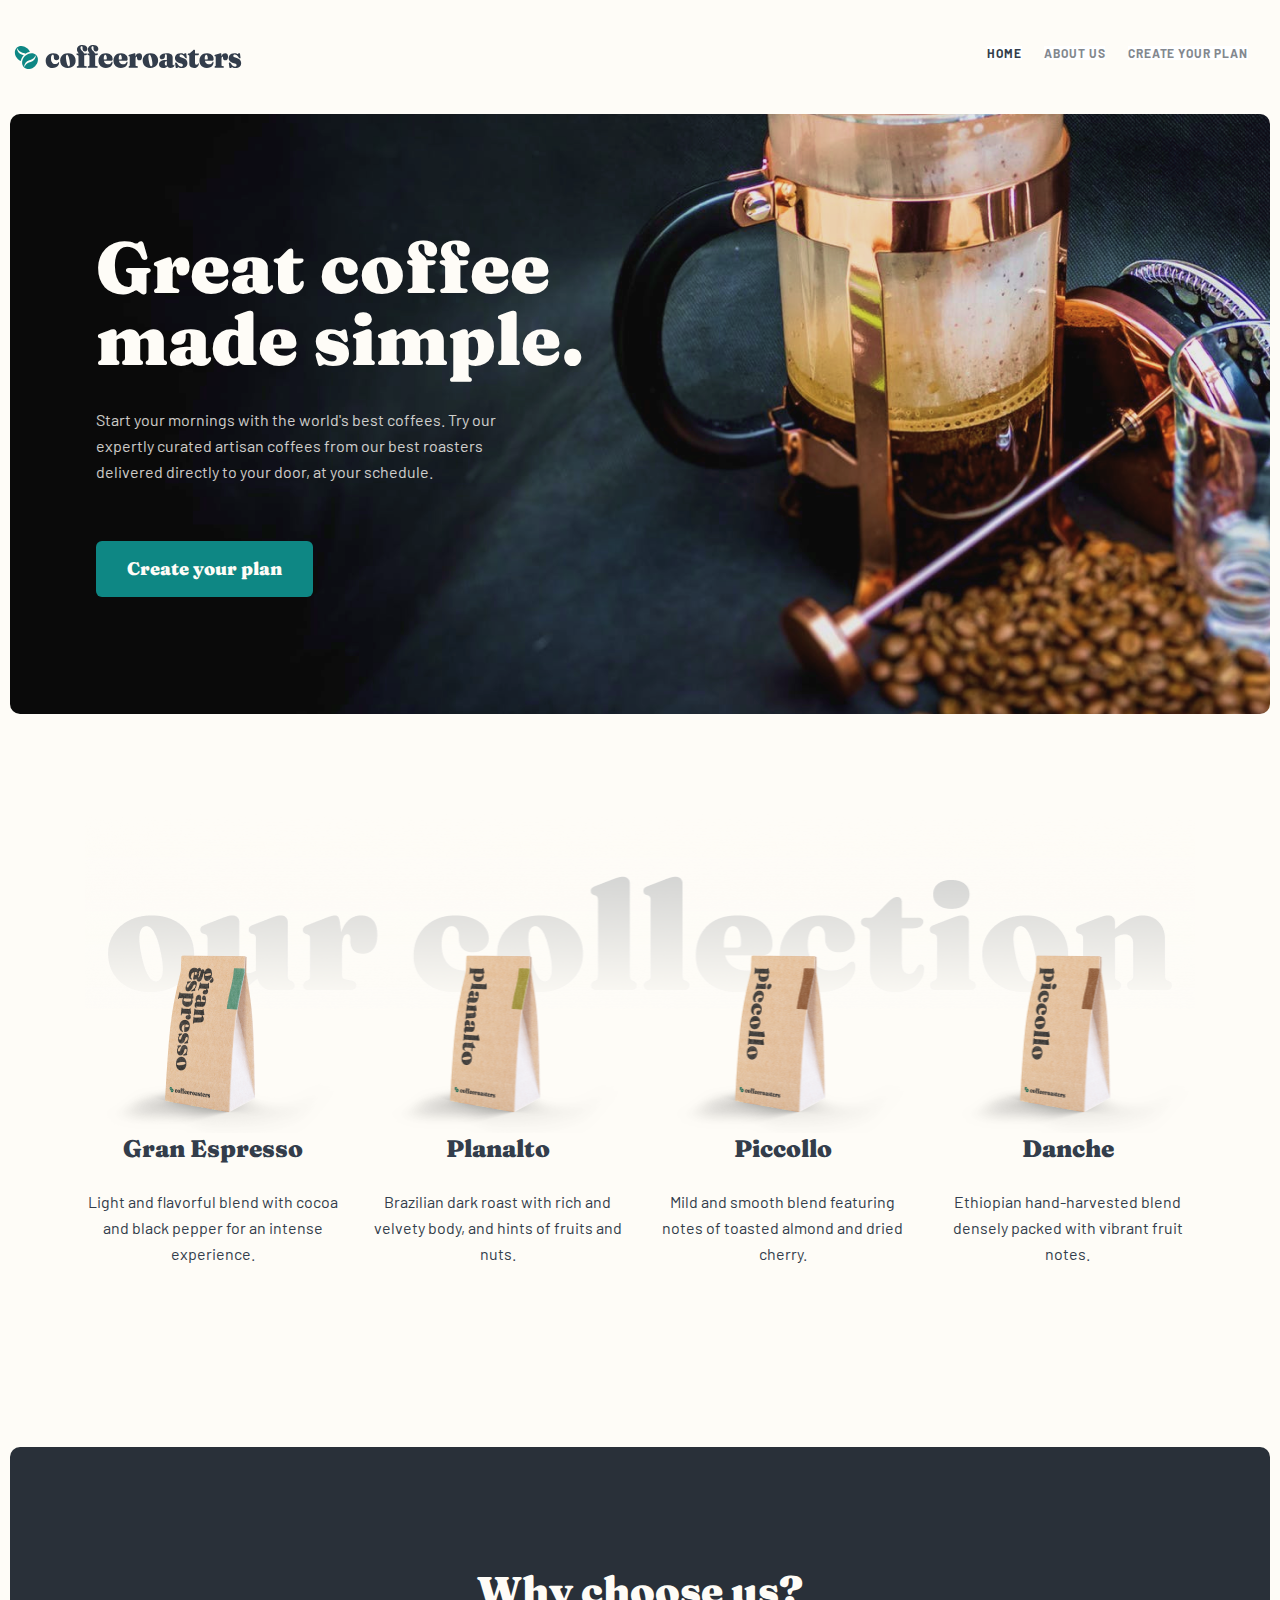
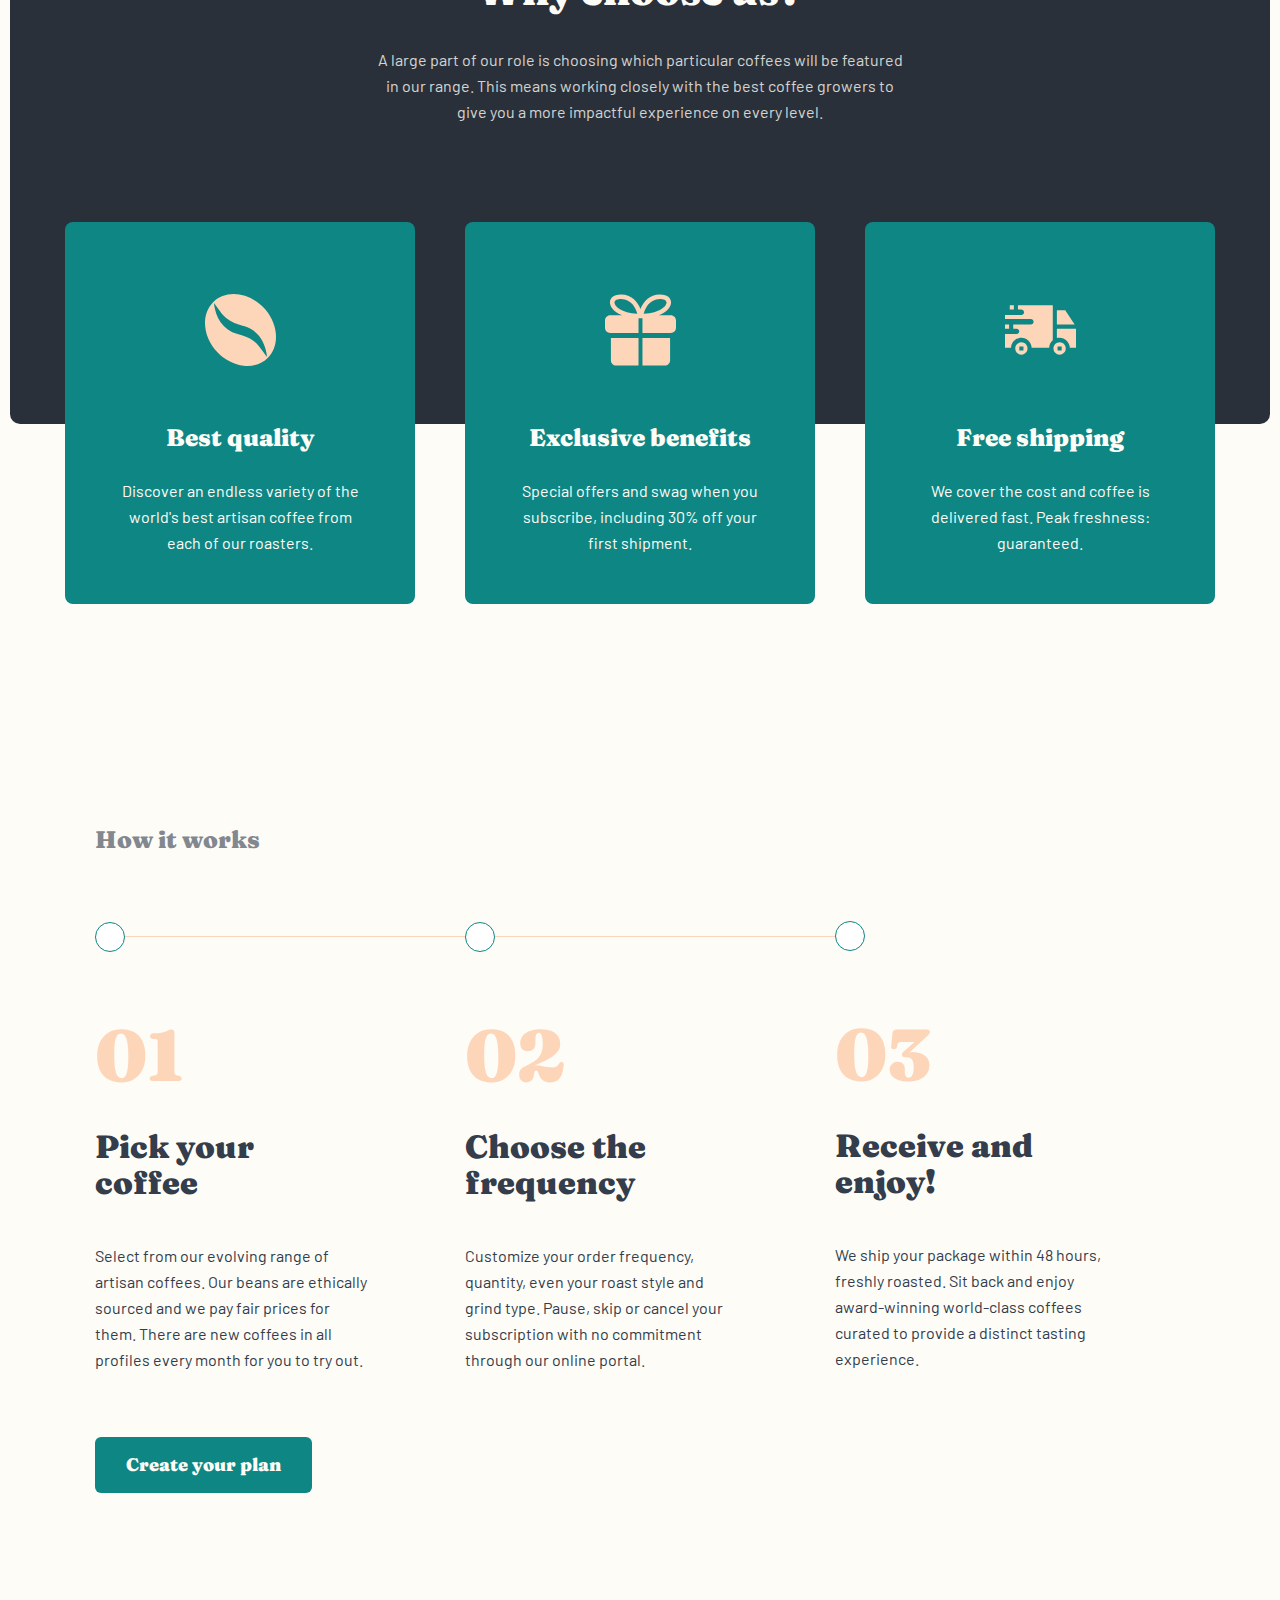
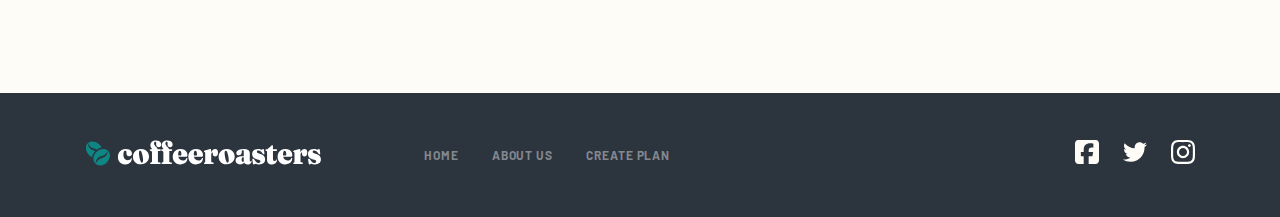
<file: index.html>
<!DOCTYPE html>
<html lang="en">
<head>
    <meta charset="UTF-8">
    <meta name="viewport" content="width=device-width, initial-scale=1.0">
    <!-- <link rel="stylesheet" href="./css/style.css"> -->
    <link rel="stylesheet" href="./css/main.css">
    <title>Coffee Home</title>
</head>
<body>
    <header class="header ">
        <div class="container  header__container">
            <img src="./images/header-logo.svg" alt="the logo of coffee" width="236" height="26" >
            
            <button class="header__burger">
                <img class="menu__on"  src="./images/burger-btn.svg" alt="this is burger btn" width="16" height="15">
                <img class="menu__off"  src="./images/close-btn.svg" alt="this is burger btn" width="16" height="15">
            </button>
            
            <ul class="header__list">
                <li class="header__item">
                    <a class="header--active" href="#">Home</a>
                </li>
                
                <li class="header__item">
                    <a href="./about.html">About Us</a>
                </li>
                
                <li class="header__item">
                    <a href="./create_plan.html">Create your plan</a>
                </li>
                <span></span>
            </ul>
        </div>
    </header>  
    
    <main class="main">
        <section class="hero">
            <h1 class="visually-hidden">This is coffee site</h1>
            <div class="container">
                <div class="hero__container">
                    <h2 class="hero__heading">
                        Great coffee made simple.
                    </h2>
                    
                    <p class="hero__paragraph">
                        Start your mornings with the world's best coffees. Try our expertly curated artisan coffees from our best roasters delivered directly to your door, at your schedule.
                    </p>
                    
                    <a class="hero__link link" href="create_plan.html">Create your plan</a>
                </div>
            </div>
        </section>    
        
        <section class="collection">
            <div class="container collection__container">
                <ul class="collection__list">
                    <li class="collection__list--back"></li>
                    <li class="collection__item">
                        <img class="collection__item-img" src="./images/collection-img1.png" alt="coffee container"  height='193'>
                        
                        <div>
                            <h3 class="collection__item-heading">Gran Espresso</h3>
                            <p class="collection__item-paragraph">
                                Light and flavorful blend with cocoa and black pepper for an intense experience.
                            </p>
                        </div>
                    </li>
                    
                    <li class="collection__item">
                        <img class="collection__item-img" src="./images/collection-img2.png" alt="coffee container"  height='193'>
                        
                        <div>
                            <h3 class="collection__item-heading">Planalto</h3>
                            <p class="collection__item-paragraph">
                                Brazilian dark roast with rich and velvety body, and hints of fruits and nuts.
                            </p>
                        </div>
                    </li>                     
                    
                    <li class="collection__item">
                        <img class="collection__item-img" src="./images/collection-img3.png" alt="coffee container"  height='193'>
                        
                        <div>
                            <h3 class="collection__item-heading">Piccollo</h3>
                            <p class="collection__item-paragraph">
                                Mild and smooth blend featuring notes of toasted almond and dried cherry.
                            </p>
                        </div>
                    </li>
                    
                    <li class="collection__item">
                        <img class="collection__item-img" src="./images/collection-img4.png" alt="coffee container"  height='193'>
                        
                        <div>
                            <h3 class="collection__item-heading">Danche</h3>
                            <p class="collection__item-paragraph">
                                Ethiopian hand-harvested blend densely packed with vibrant fruit notes.
                            </p>
                        </div>
                    </li>
                    
                </ul>
            </div>
        </section>  
        
        
        <section class="choose-us">
            <div class="container choose-us__container">
                <div class="choose-us__top-wrapper">
                    <h2 class="choose-us__heading">
                        Why choose us?
                    </h2>
                    
                    <p class="choose-us__paragraph">
                        A large part of our role is choosing which particular coffees will be featured 
                        in our range. This means working closely with the best coffee growers to give 
                        you a more impactful experience on every level.
                    </p>
                </div>
                
                <ul class="choose-us__bottom-list">
                    <li class="choose-us__bottom-item">
                        <img class="bottom-item__img"  src="./images/choose-us-item-img1.svg" alt="image off coffee" width="72" height="72">
                        
                        <div>
                            <h3 class="bottom-item__heading">
                                Best quality
                            </h3>
                            <p class="bottom-item__paragraph">
                                Discover an endless variety of the world's best artisan coffee from each of our roasters.
                            </p>
                        </div>
                    </li>
                    
                    <li class="choose-us__bottom-item">
                        <img class="bottom-item__img"  src="./images/choose-us-item-img2.svg" alt="image off coffee" width="72" height="72">
                        
                        <div>
                            <h3 class="bottom-item__heading">
                                Exclusive benefits
                            </h3>
                            <p class="bottom-item__paragraph">
                                Special offers and swag when you subscribe, including 30% off your first shipment.
                            </p>
                        </div>
                    </li>
                    
                    <li class="choose-us__bottom-item">
                        <img class="bottom-item__img"  src="./images/choose-us-item-img3.svg" alt="image off coffee" width="72" height="72">
                        
                        <div>
                            <h3 class="bottom-item__heading">
                                Free shipping
                            </h3>
                            <p class="bottom-item__paragraph">
                                We cover the cost and coffee is delivered fast. Peak freshness: guaranteed.
                            </p>
                        </div>
                    </li>
                </ul>
            </div>
        </section>   
        
        <section class="how-it-works">
            <div class="container how-it-works__container">
                <h2 class="how-it-works__heading">How it works</h2>
                <ul class="how-it-works__list">
                    <li class="how-it-works__item">
                        <div class="item__round"></div>
                        
                        <div class="item__number">01</div>
                        
                        <h3 class="item__heading">
                            Pick your coffee
                        </h3>
                        
                        <p class="item__paragraph">
                            Select from our evolving range of artisan coffees. Our beans are ethically sourced and we pay fair prices for them. There are new coffees in all profiles every month for you to try out.
                        </p>
                    </li>
                    
                    <li class="how-it-works__item">
                        <div class="item__round"></div>
                        
                        <div class="item__number">02</div>
                        
                        <h3 class="item__heading">
                            Choose the frequency
                        </h3>
                        
                        <p class="item__paragraph">
                            Customize your order frequency, quantity, even your roast style and grind type. Pause, skip or cancel your subscription with no commitment through our online portal.
                        </p>
                    </li>
                    
                    <li class="how-it-works__item">
                        <div class="item__round"></div>
                        
                        <div class="item__number">03</div>
                        
                        <h3 class="item__heading">
                            Receive and enjoy!
                        </h3>
                        
                        <p class="item__paragraph">
                            We ship your package within 48 hours, freshly roasted. Sit back and enjoy award-winning world-class coffees curated to provide a distinct tasting experience.
                        </p>
                    </li>
                    
                </ul>
                <a href="create_plan.html" class="how-it-works__link link">Create your plan</a>
            </div>
        </section>   
    </main>
    
    <footer class="footer">
        <div class="container footer__container">
            <div class="footer__left-side">
                <a href="#">
                    <img class="footer__logo" src="./images/footer-logo.svg" alt="header logo" width="236" height="26">
                </a>
                <ul class="footer__list">
                    <li class="footer__item"><a href="#">home</a></li>
                    <li class="footer__item"><a href="about.html">about us</a></li>
                    <li class="footer__item"><a href="create_plan.html">create plan</a></li>
                </ul>
            </div>
            <div class="footer__right-side">
                <div class="img"></div>
                <div class="img"></div>
                <div class="img"></div>
            </div>
        </div>
    </footer> 
    
    <script src="./js/mobile_menu.js"></script>
</body> 
</html>
</file>
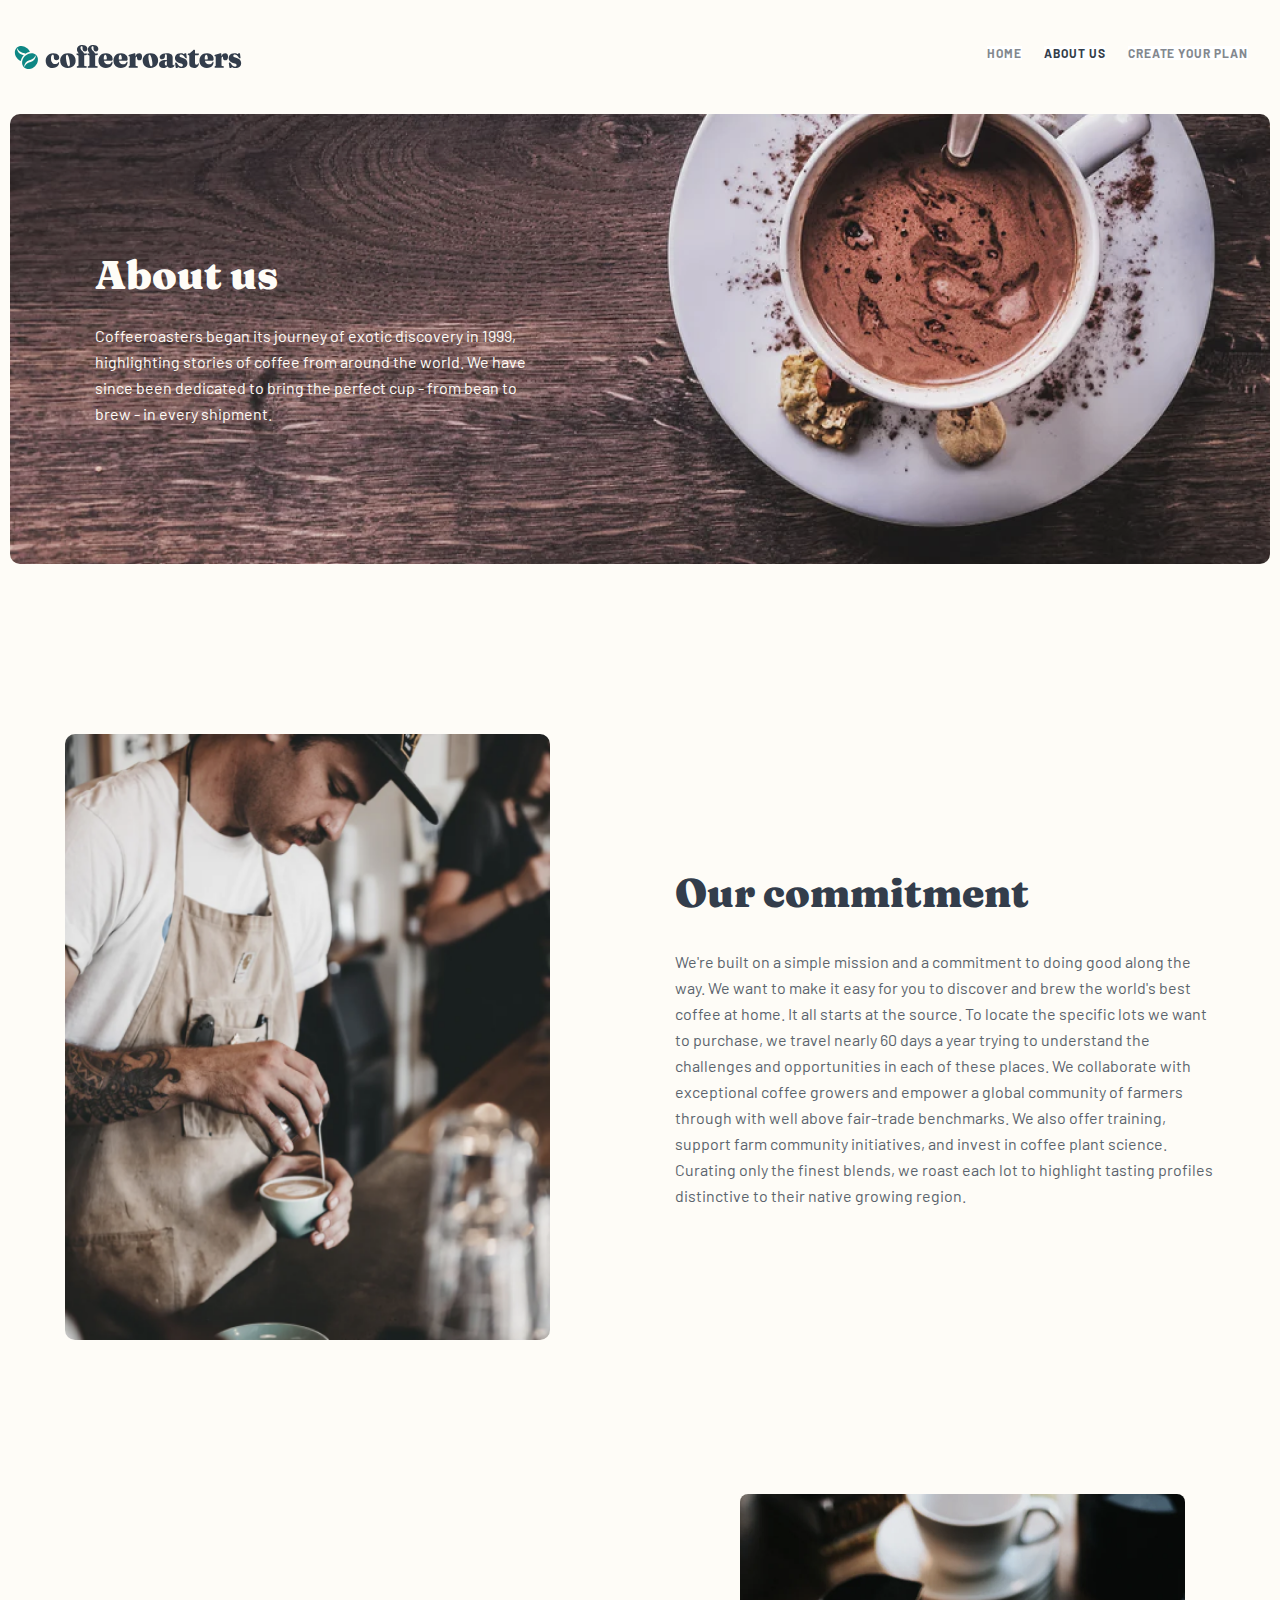
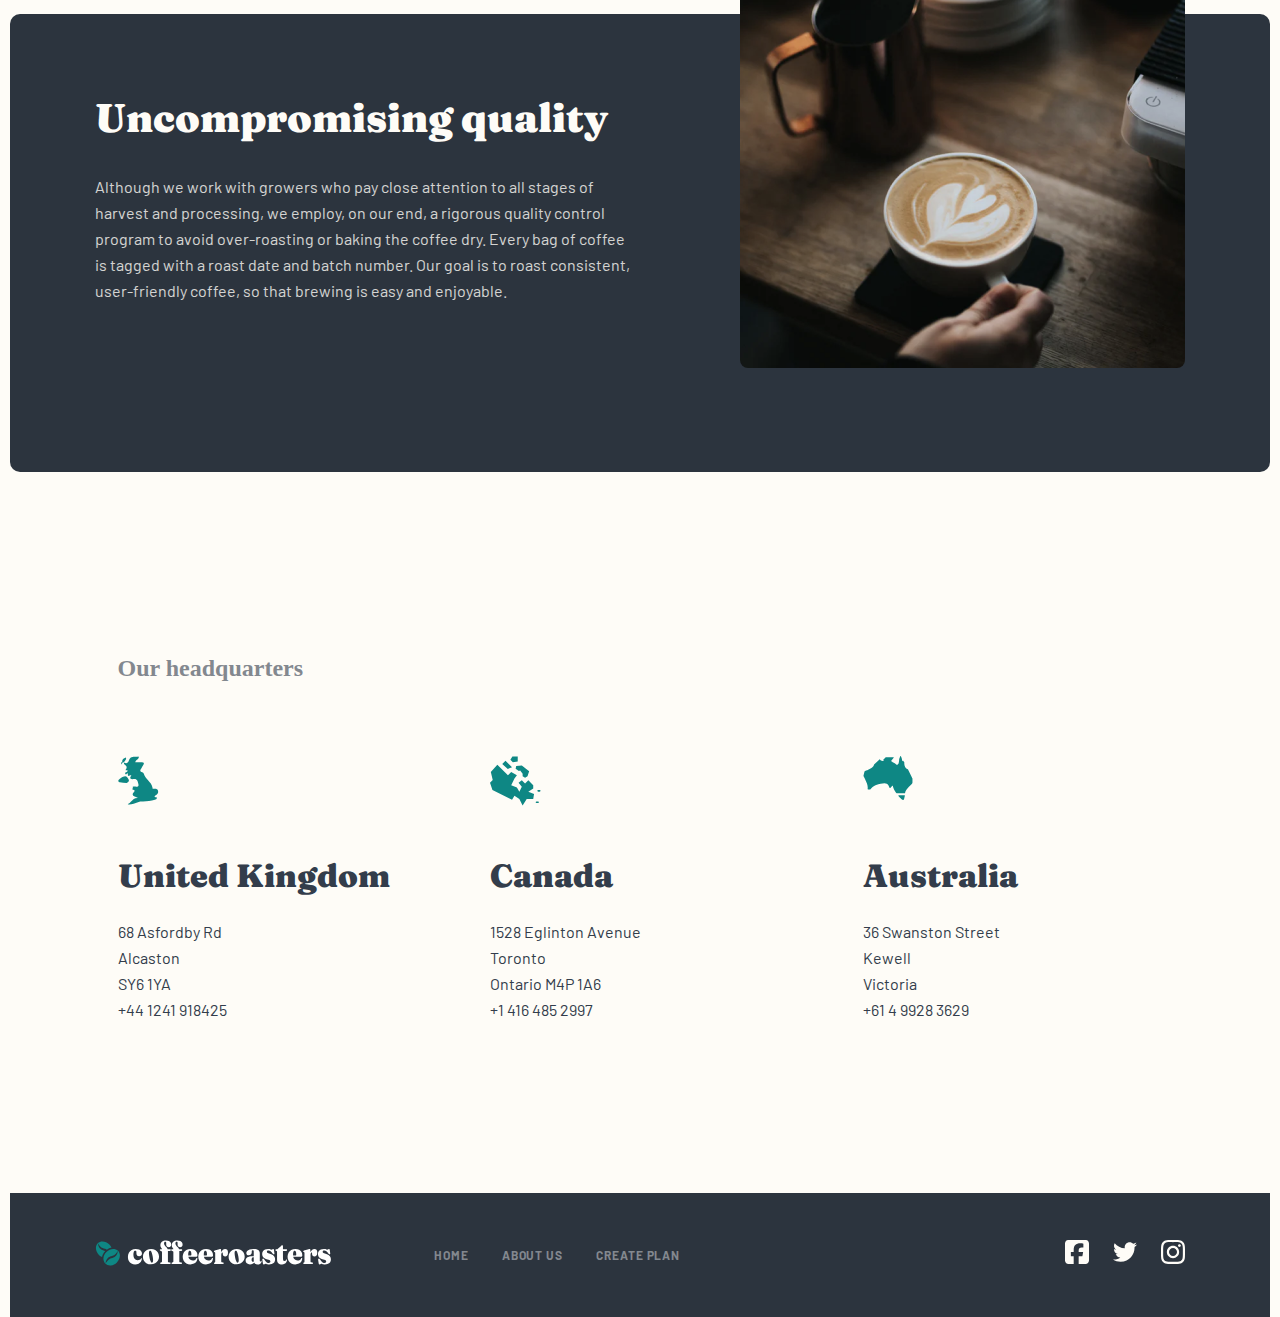
<file: about.html>
<!DOCTYPE html>
<html lang="en">
<head>
    <meta charset="UTF-8">
    <meta name="viewport" content="width=device-width, initial-scale=1.0">
    <link rel="stylesheet" href="./css/main.css">
    <title>Coffe About</title>
</head>
<body>
     <header class="header ">
        <div class="container  header__container">
                <img src="./images/header-logo.svg" alt="the logo of coffee" width="236" height="26" >
            
                <button class="header__burger">
                    <img class="menu__on"  src="./images/burger-btn.svg" alt="this is burger btn" width="16" height="15">
                    <img class="menu__off"  src="./images/close-btn.svg" alt="this is burger btn" width="16" height="15">
                </button>

                <ul class="header__list">
                    <li class="header__item">
                        <a href="index.html">Home</a>
                    </li>
                    
                    <li class="header__item">
                        <a class="header--active" href="#">About Us</a>
                    </li>
                    
                    <li class="header__item">
                        <a href="./create_plan.html">Create your plan</a>
                    </li>
                    <span></span>
                </ul>
        </div>
    </header>   

    <main>
         <section class="about-us">
            <h1 class="visually-hidden">Coffe site's about side</h1>
            <div class="container">
                <div class="about-us__container">
                    <h2 class="about-us__heading">About us</h2>
                    <p class="about-us__text">Coffeeroasters began its journey of exotic discovery in 1999, highlighting stories of coffee from around the world. We have since been dedicated to bring the perfect cup - from bean to brew - in every shipment.</p>
                </div>
            </div>
        </section>  
 
         <section class="commitment">
            <div class="container">
                <div class="commitment__container">
                    <picture>
                        <source                         
                            media="(max-width: 375px)"
                            srcset="./images/commitment-img3.png 1x"
                            width="327"
                            height="400"
                        > 

                        <source
                            media="(max-width: 660px)"
                            srcset="./images/commitment-img.png 1x"
                            width="485" 
                            height="606"
                    > 

                        <source
                            media="(max-width: 930px)"
                            srcset="./images/commitment-img2.png 1x"
                            width="280"
                            height="470"
                        > 

                        <img class="commitment__img" src="./images/commitment-img.png" alt="there is a man making coffee" width="485" height="606">
                    </picture>
                    
                    <div class="commitment__wrapper">
                        <h3 class="commitment__heading">
                            Our commitment
                        </h3>
                        <p class="commitment__text">We're built on a simple mission and a commitment to doing good along the way. We want to make it easy for you to discover and brew the world's best coffee at home. It all starts at the source. To locate the specific lots we want to purchase, we travel nearly 60 days a year trying to understand the challenges and opportunities in each of these places. We collaborate with exceptional coffee growers and empower a global community of farmers through with well above fair-trade benchmarks. We also offer training, support farm community initiatives, and invest in coffee plant science. Curating only the finest blends, we roast each lot to highlight tasting profiles distinctive to their native growing region.</p>
                    </div>
                </div>
            </div>
        </section> 

          <section class="quality">
            <div class="container">
                <div class="quality__container">
                    <div class="quality__wrapper">
                        <h3 class="quality__heading">
                            Uncompromising quality
                        </h3>
                        <p class="quality__text">
                            Although we work with growers who pay close attention to all stages of harvest and processing, we employ, on our end, a rigorous quality control program to avoid over-roasting or baking the coffee dry. Every bag of coffee is tagged with a roast date and batch number. Our goal is to roast consistent, user-friendly coffee, so that brewing is easy and enjoyable.
                        </p>
                    </div>
                    <picture>
                        <source
                            media="(max-width: 375px)"
                            srcset="./images/quality-img3.png 1x"
                            width="280"
                            height="156"
                        >
                        <source
                            media="(max-width: 1090px)"
                            srcset="./images/quality-img2.png 1x"
                            width="573"
                            height="320"
                        > 
                        <source
                            media="(max-width: 768px)"
                            srcset="./images/quality-img2.png 1x"
                            width="573"
                            height="320"
                        >
                
                        <img class="quality__img" src="./images/quality-img.png" alt="athere is image width espresse and more caps"  width="445"   height="474" >
                    </picture>
                </div>
            </div>
        </section> 

         <section class="headquarters">
            <div class="container headquarters__container">
                <h3 class="headquarters__heading">
                    Our headquarters  
                </h3>

                <ul class="headquarters__list">
                    <li class="headquarters__item">
                        <h4 class="headquarters_heading">United Kingdom</h4>

                        <p class="headquarters__text">
                            68  Asfordby Rd <br>
                            Alcaston <br>
                            SY6 1YA <br>
                            +44 1241 918425 <br>
                         </p>
                    </li>

                    <li class="headquarters__item">
                        <h4 class="headquarters_heading">Canada</h4>

                        <p class="headquarters__text">
                            1528 Eglinton Avenue <br> Toronto <br> Ontario M4P 1A6 <br> +1 416 485 2997
                         </p>
                    </li>

                    <li class="headquarters__item">
                        <h4 class="headquarters_heading">Australia</h4>

                        <p class="headquarters__text">
                            36 Swanston Street <br> Kewell <br> Victoria <br> +61 4 9928 3629
                         </p>
                    </li>
                </ul>
            </div>
        </section>   
    </main>


     <footer class="footer">
        <div class="container">
          <div class="footer__container">
            <div class="footer__left-side">
                <a href="#">
                    <img class="footer__logo" src="./images/footer-logo.svg" alt="header logo" width="236" height="26">
                </a>
                <ul class="footer__list">
                    <li class="footer__item"><a href="index.html">home</a></li>
                    <li class="footer__item"><a href="#">about us</a></li>
                    <li class="footer__item"><a href="create_plan.html">create plan</a></li>
                </ul>
            </div>
            <div class="footer__right-side">
                <div class="img"></div>
                <div class="img"></div>
                <div class="img"></div>
          </div>
           
        </div>
    </footer> 

    <script src="./js/mobile_menu.js"></script>
</body>
</html>
</file>
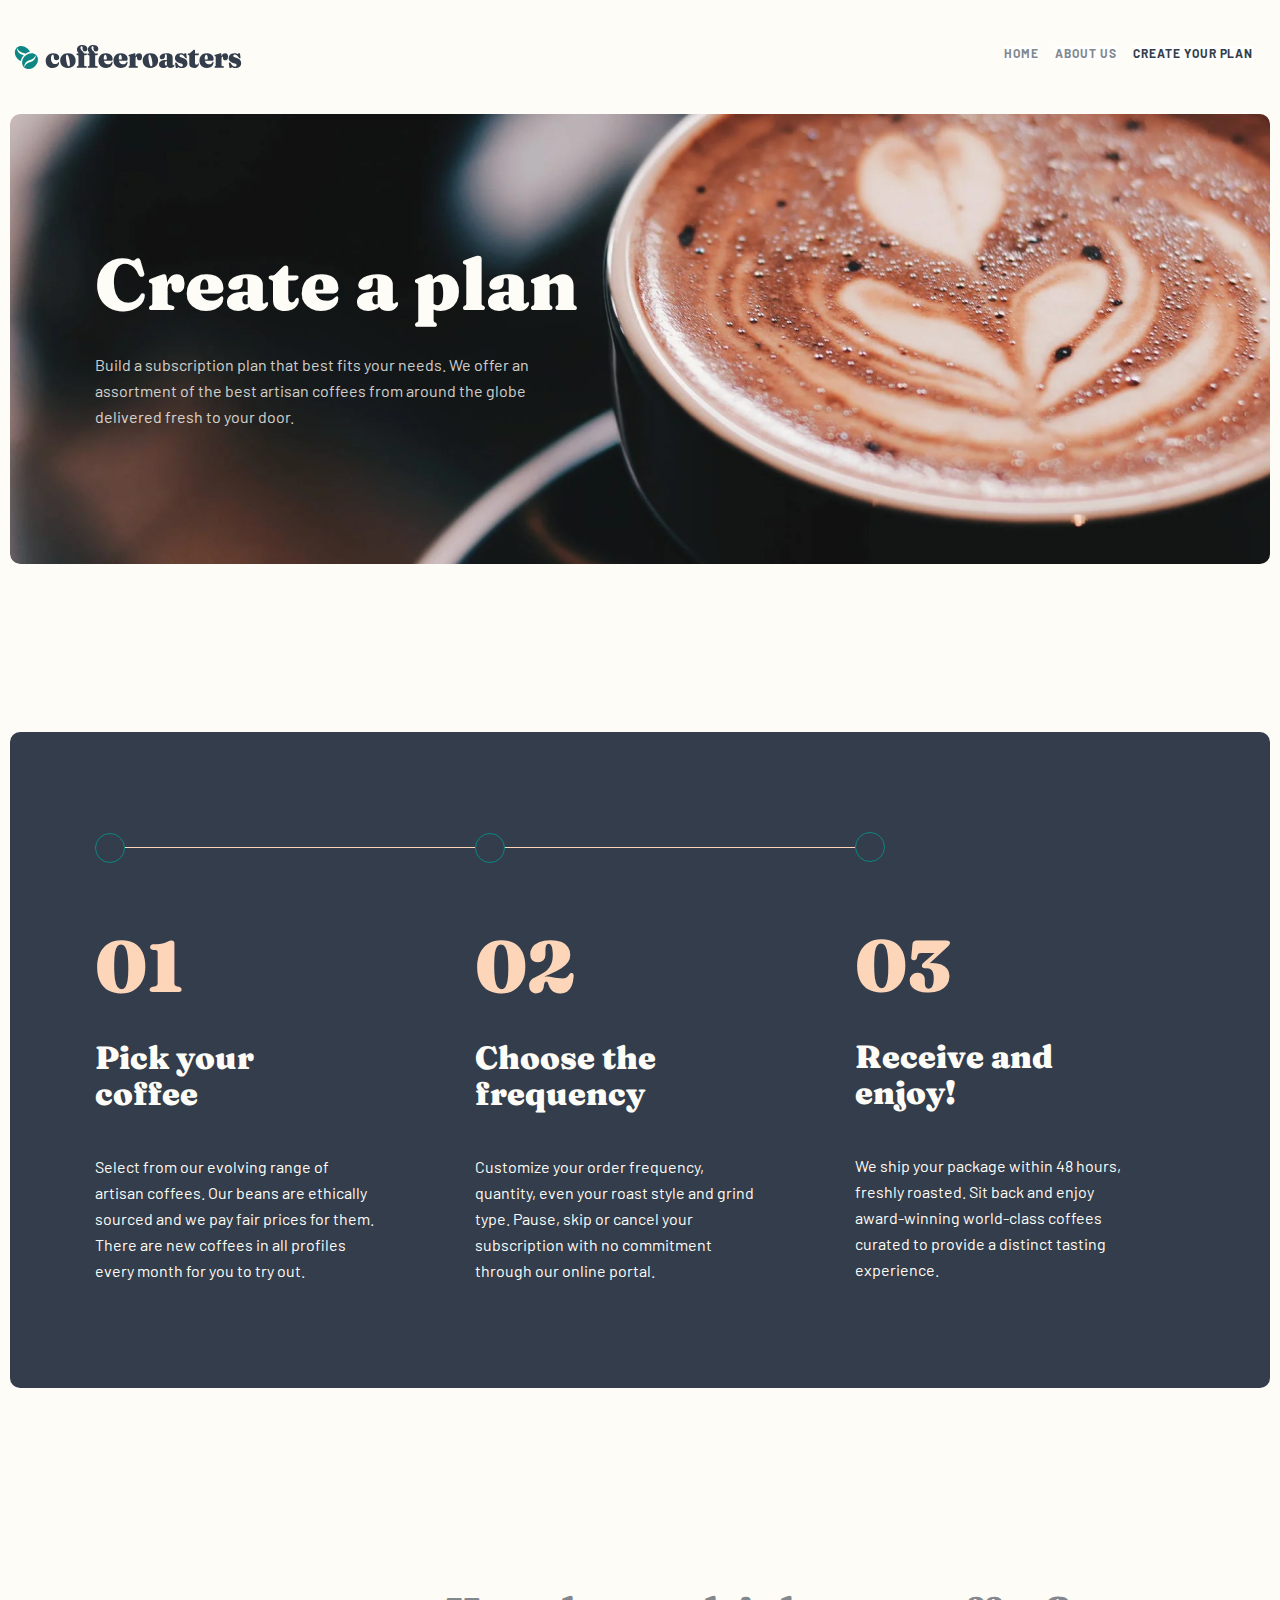
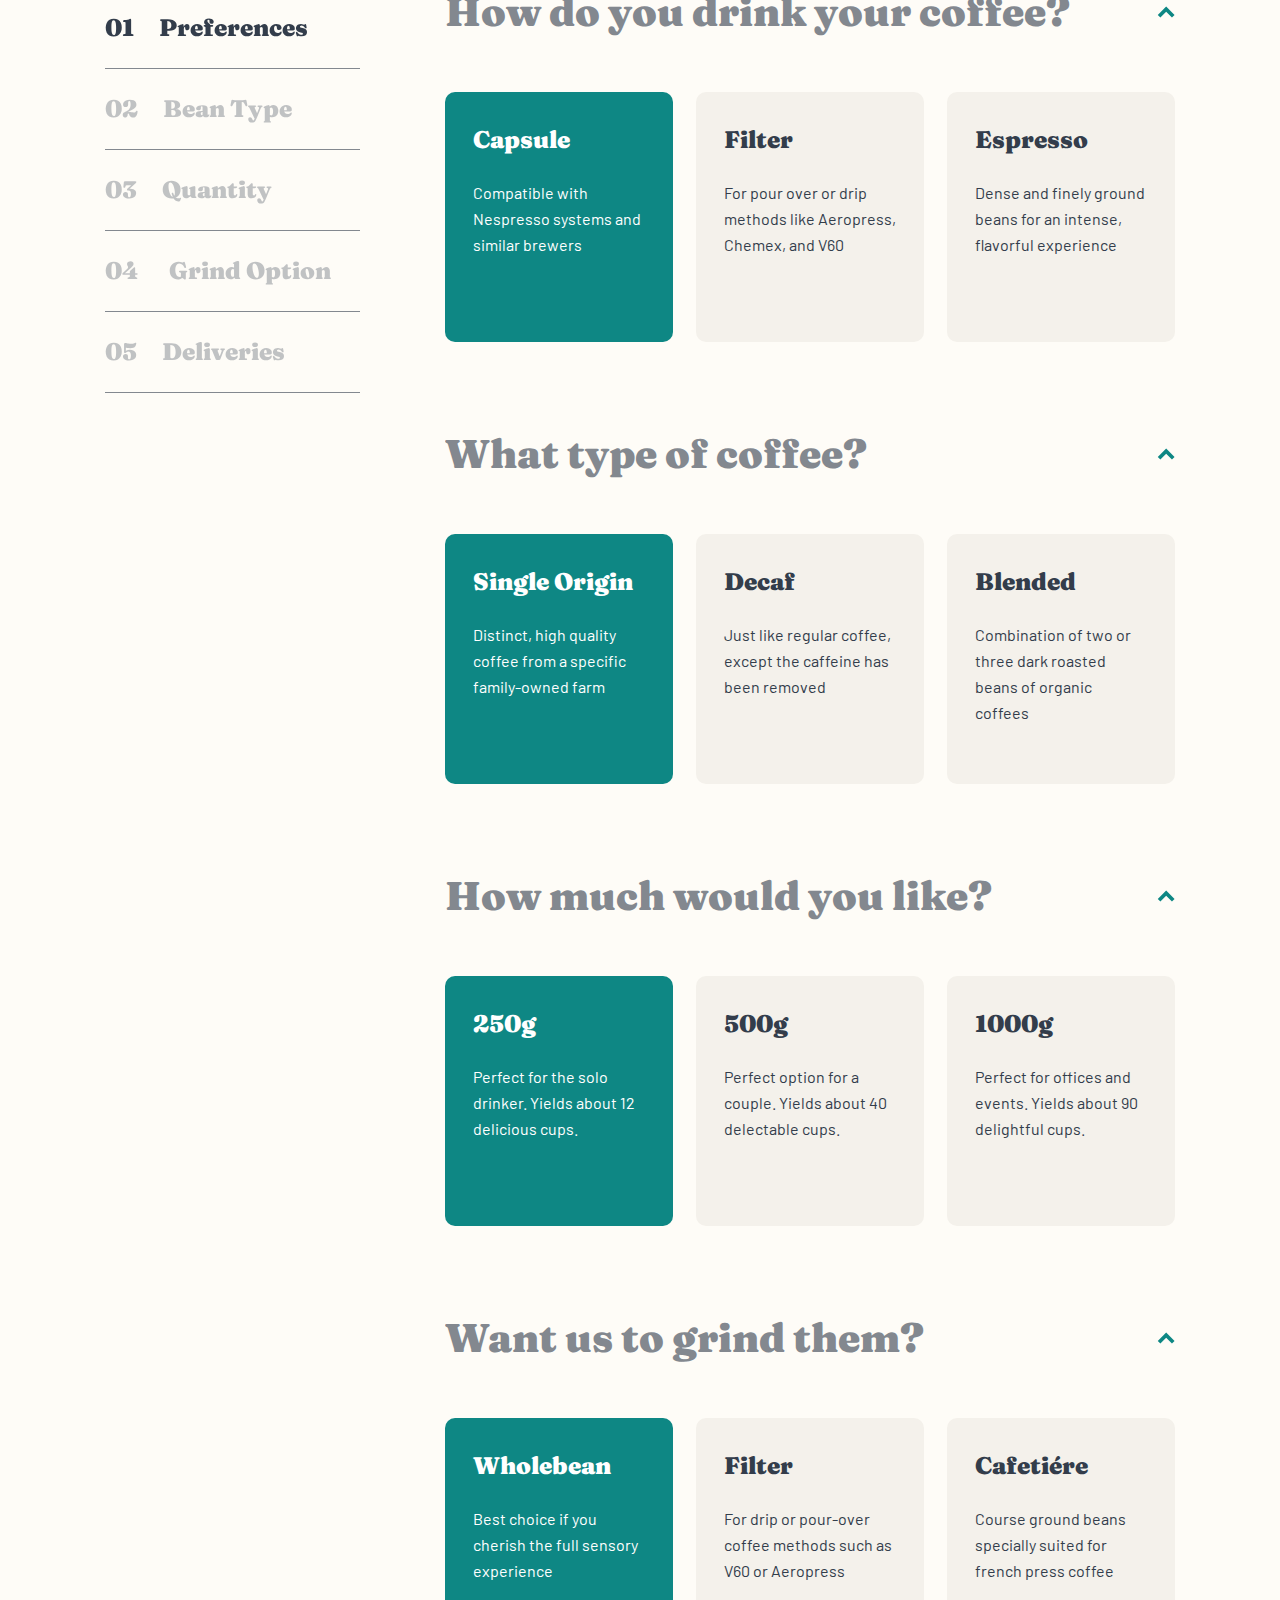
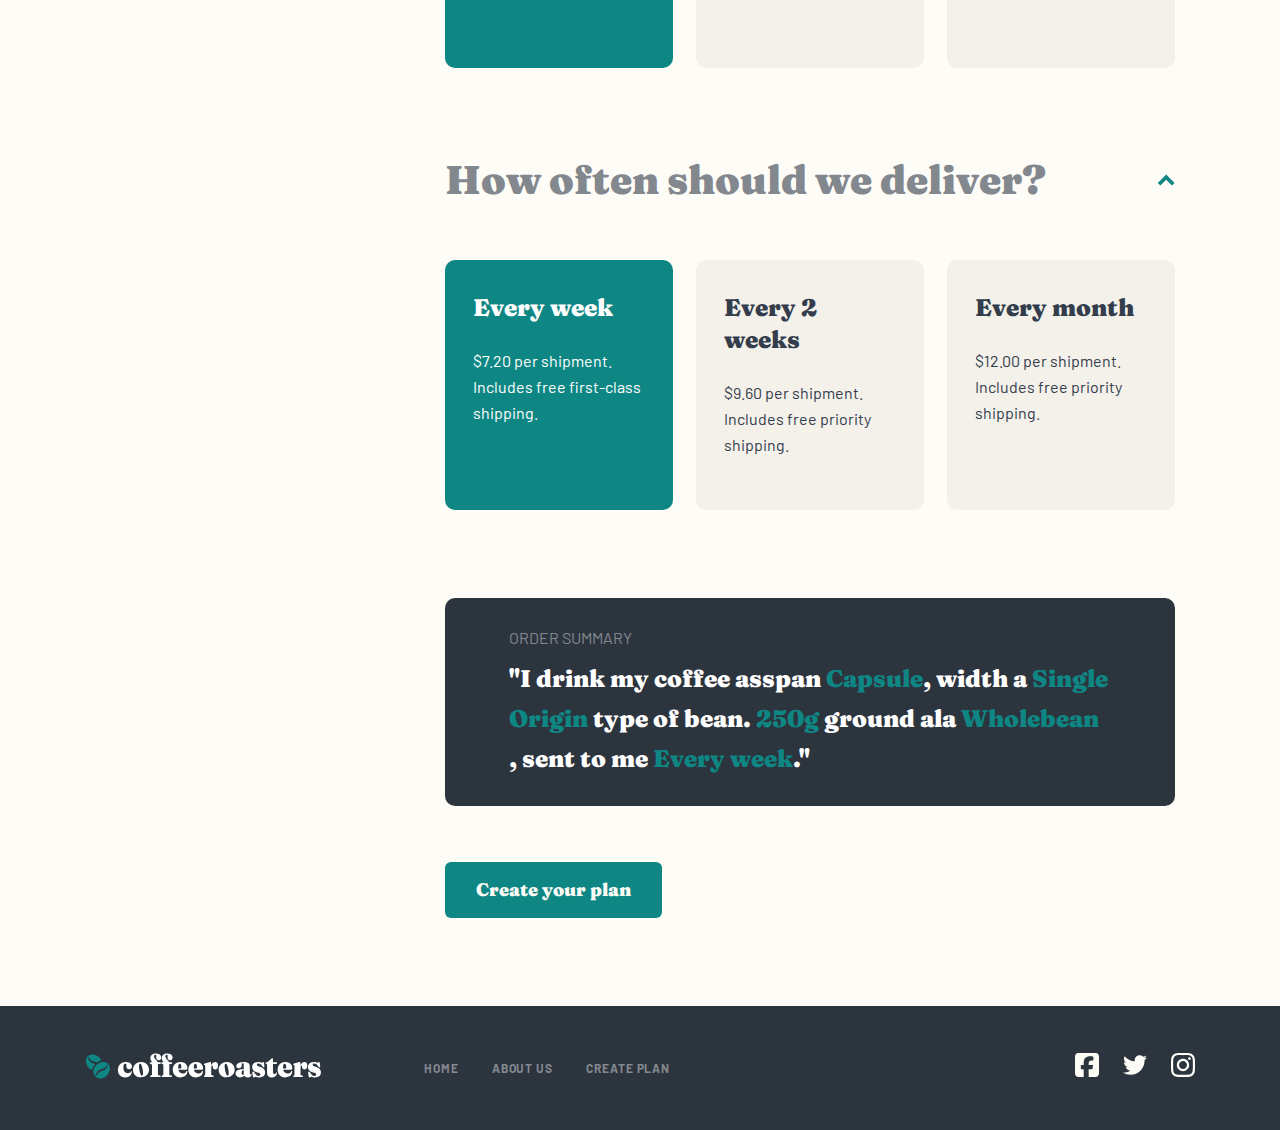
<file: create_plan.html>
<!DOCTYPE html>
<html lang="en">
<head>
    <meta charset="UTF-8">
    <meta name="viewport" content="width=device-width, initial-scale=1.0">
    <link rel="stylesheet" href="css/main.css">
    <title>Create Your Plan</title>
</head>
<body>
    <header class="header">
        <div class="container  header__container">
            <img src="./images/header-logo.svg" alt="the logo of coffee" width="236" height="26" >
            
            <button class="header__burger">
                <img class="menu__on"  src="./images/burger-btn.svg" alt="this is burger btn" width="16" height="15">
                <img class="menu__off"  src="./images/close-btn.svg" alt="this is burger btn" width="16" height="15">
            </button>
            
            <ul class="header__list">
               <li>
                <li class="header__item">
                    <a href="index.html">Home</a>
                </li>
                
                <li class="header__item">
                    <a href="./about.html">About Us</a>
                </li>
                
                <li class="header__item">
                    <a class="header--active" href="#">Create your plan</a>
                </li>
               </li>
                <span></span>
            </ul>
        </div>
    </header>     
    
     <main class="main">
        <section class="plan">
            <div class="container">
                <div class="plan__container">
                    <div class="plan__texts-wrapper">
                        <h2 class="plan__heading">Create a plan</h2>
                        
                        <p class="plan__text">Build a subscription plan that best fits your needs. We offer an assortment of the best artisan coffees from around the globe delivered fresh to your door.</p>
                    </div>
                </div>
            </div>
        </section>  
             
        <section class="how-it-works plan-how-it-works">
            <div class="container">
                <div class="how-it-works__container">
                    <ul class="how-it-works__list">
                        <li class="how-it-works__item">
                            <div class="item__round"></div>
                            
                            <div class="item__number">01</div>
                            
                            <h3 class="item__heading">
                                Pick your coffee
                            </h3>
                            
                            <p class="item__paragraph">
                                Select from our evolving range of artisan coffees. Our beans are ethically sourced and we pay fair prices for them. There are new coffees in all profiles every month for you to try out.
                            </p>
                        </li>
                        
                        <li class="how-it-works__item">
                            <div class="item__round"></div>
                            
                            <div class="item__number">02</div>
                            
                            <h3 class="item__heading">
                                Choose the frequency
                            </h3>
                            
                            <p class="item__paragraph">
                                Customize your order frequency, quantity, even your roast style and grind type. Pause, skip or cancel your subscription with no commitment through our online portal.
                            </p>
                        </li>
                        
                        <li class="how-it-works__item">
                            <div class="item__round"></div>
                            
                            <div class="item__number">03</div>
                            
                            <h3 class="item__heading">
                                Receive and enjoy!
                            </h3>
                            
                            <p class="item__paragraph">
                                We ship your package within 48 hours, freshly roasted. Sit back and enjoy award-winning world-class coffees curated to provide a distinct tasting experience.
                            </p>
                        </li>
                    </ul>
                </div>
            </div>
        </section>    
        
        <section class="choosing">
            <div class="container">
                <div class="choosing__container">
                    <ul class="choosing__left-list">
                        <li class="choosing__left-item choosing__left-item--active">
                            <a href="#first"><span>01</span>Preferences</a>
                        </li>
                        <li class="choosing__left-item ">
                            <a href="#second"><span>02</span>Bean Type</a>
                        </li>
                        <li class="choosing__left-item">
                            <a href="#third"><span>03</span>Quantity</a>
                        </li>
                        <li class="choosing__left-item">
                            <a href="#fourth"><span>04</span> Grind Option</a>
                        </li>
                        <li class="choosing__left-item">
                            <a href="#fifth"><span>05</span>Deliveries</a>
                        </li>
                    </ul>
                    
                    <ul class="choosing__right-list">
                          <li class="choosing__right-item" id="first">
                            <div>
                                <h2>How do you drink your coffee?</h2>
                                <img class="choosing__icon" src="./images/choosing-icon.svg" alt="there is choosing icon" width="18" height="12">
                            </div>
                            <div class="choosing__icon-mover">
                                <input type="radio" name="how-drink" id="how-drink1" checked value="Capsule1">
                                <label for="how-drink1">
                                    <h3>Capsule</h3>
                                    <p>Compatible with Nespresso systems and similar brewers</p>
                                </label>
                                
                                <input type="radio" name="how-drink" id="how-drink2" value="Filter1">
                                <label for="how-drink2">
                                    <h3>Filter</h3>
                                    <p>For pour over or drip methods like Aeropress, Chemex, and V60</p>
                                </label>
                                
                                <input type="radio" name="how-drink" id="how-drink3" value="Espresso1">
                                <label for="how-drink3">
                                    <h3>Espresso</h3>
                                    <p>Dense and finely ground beans for an intense, flavorful experience</p>
                                </label>                                   
                            </div>
                        </li>
                        
                        <li class="choosing__right-item" id="second">
                            <div>
                                <h2>What type of coffee?</h2>
                                <img class="choosing__icon" src="./images/choosing-icon.svg" alt="there is choosing icon" width="18" height="12">
                            </div>
                            <div class="choosing__icon-mover">
                                <input type="radio" name="what-type" id="what-type1" checked value="Single Origin2">
                                <label for="what-type1">
                                    <h3>Single Origin</h3>
                                    <p>Distinct, high quality coffee from a specific family-owned farm</p>
                                </label>
                                
                                <input type="radio" name="what-type" id="what-type2" value="Decaf2">
                                <label for="what-type2">
                                    <h3>Decaf</h3>
                                    <p>Just like regular coffee, except the caffeine has been removed</p>
                                </label>
                                
                                <input type="radio" name="what-type" id="what-type3" value="Blended2">
                                <label for="what-type3">
                                    <h3>Blended</h3>
                                    <p>Combination of two or three dark roasted beans of organic coffees</p>
                                </label>                                   
                            </div>
                        </li>
                        
                        <li class="choosing__right-item" id="third">
                            <div>
                                <h2>How much would you like?</h2>
                                <img class="choosing__icon" src="./images/choosing-icon.svg" alt="there is choosing icon" width="18" height="12">
                            </div>
                            <div class="choosing__icon-mover">
                                <input type="radio" name="how-much" id="how-much1" checked value="250g3">
                                <label for="how-much1">
                                    <h3>250g</h3>
                                    <p>Perfect for the solo drinker. Yields about 12 delicious cups.</p>
                                </label>
                                
                                <input type="radio" name="how-much" id="how-much2"value="500g3" >
                                <label for="how-much2">
                                    <h3>500g</h3>
                                    <p>Perfect option for a couple. Yields about 40 delectable cups.</p>
                                </label>
                                
                                <input type="radio" name="how-much" id="how-much3" value="1000g3">
                                <label for="how-much3">
                                    <h3>1000g</h3>
                                    <p>Perfect for offices and events. Yields about 90 delightful cups.</p>
                                </label>                                   
                            </div>
                        </li>
                        
                        <li class="choosing__right-item" id="fourth">
                            <div>
                                <h2>Want us to grind them?</h2>
                                <img class="choosing__icon" src="./images/choosing-icon.svg" alt="there is choosing icon" width="18" height="12">
                            </div>
                            <div class="choosing__icon-mover">
                                <input type="radio" name="grind" id="grind1" checked value="Wholebean4">
                                <label for="grind1">
                                    <h3>Wholebean</h3>
                                    <p>Best choice if you cherish the full sensory experience</p>
                                </label>
                                
                                <input type="radio" name="grind" id="grind2" value="Filter4" >
                                <label for="grind2">
                                    <h3>Filter</h3>
                                    <p>For drip or pour-over coffee methods such as V60 or Aeropress</p>
                                </label>
                                
                                <input type="radio" name="grind" id="grind3"  value="Cafetiére4">
                                <label for="grind3">
                                    <h3>Cafetiére</h3>
                                    <p> Course ground beans specially suited for french press coffee</p>
                                </label>                                   
                            </div>
                        </li>
                        
                        <li class="choosing__right-item" id="fifth">
                            <div>
                                <h2>How often should we deliver?</h2>
                                <img class="choosing__icon" src="./images/choosing-icon.svg" alt="there is choosing icon" width="18" height="12">
                            </div>
                            <div class="choosing__icon-mover">
                                <input type="radio" name="how-often" id="how-often1" checked  value="Every week5">
                                <label for="how-often1">
                                    <h3>Every week</h3>
                                    <p>$7.20 per shipment. Includes free first-class shipping.</p>
                                </label>
                                
                                <input type="radio" name="how-often" id="how-often2"  value="Every 2 weeks5">
                                <label for="how-often2">
                                    <h3>Every 2 weeks</h3>
                                    <p>$9.60 per shipment. Includes free priority shipping.</p>
                                </label>
                                
                                <input type="radio" name="how-often" id="how-often3"  value="Every month5">
                                <label for="how-often3">
                                    <h3>Every month</h3>
                                    <p>$12.00 per shipment. Includes free priority shipping.</p>
                                </label>                                   
                            </div>                    
                        </li>  
                        
                        <li class="choosing__right-item ">
                            <div>
                                <h2>ORDER SUMMARY</h2>
                                <p>"I drink my coffee asspan
                                    <span class="choosing__inner-words"></span>, width a 
                                    <span class="choosing__inner-words"></span> type of bean.
                                    <span class="choosing__inner-words"></span> 
                                    ground ala 
                                    <span class="choosing__inner-words"></span>
                                    , sent to me 
                                    <span class="choosing__inner-words"></span>."
                                </p>
                            </div>
                            <a class="hero__link link choosing-link" href="#">Create your plan</a>
                        </li> 
                    </ul>
                </div> 
            </div>           
        </section>        
    </main> 
     
      <footer class="footer">
        <div class="container footer__container">
            <div class="footer__left-side">
               <a href="#">
                <img class="footer__logo" src="./images/footer-logo.svg" alt="header logo" width="236" height="26">
               </a>
                <ul class="footer__list">
                    <li class="footer__item"><a href="index.html">home</a></li>
                    <li class="footer__item"><a href="about.html">about us</a></li>
                    <li class="footer__item"><a href="#">create plan</a></li>
                </ul>
            </div>
            <div class="footer__right-side">
                <div class="img"></div>
                <div class="img"></div>
                <div class="img"></div>
            </div>
        </div>
    </footer>    
    
    <div class="modal">
        <div class="modal__window">
            <h1>Order Summary</h1>

            <div>
                <p class="modal__text-one">"I drink my coffee asspan
                    <span class="choosing__inner-words"></span>, width a 
                    <span class="choosing__inner-words"></span> type of bean.
                    <span class="choosing__inner-words"></span> 
                    ground ala 
                    <span class="choosing__inner-words"></span>
                    , sent to me 
                    <span class="choosing__inner-words"></span>."
                </p>
                <p class="modal__text-two">Is this correct? You can proceed to checkout or go back to plan selection if something is off. Subscription discount codes can also be redeemed at the checkout. </p>
                <div>
                    <span>$14.00 / mo</span>
                    <a class="hero__link link modal-link" href="#">Checkout</a>
                </div>
            </div>
        </div>
    </div>

    <script src="./js/mobile_menu.js"></script>
    <script src="./js/modal.js"></script>
    <script src="./js/ordering_create_plan_side.js"></script>
</body>
</html>
</file>
<file: css/style.css>
*{
  box-sizing: border-box;
}

body {
  margin: 0px;
  padding: 0px;
}

ul, ol {
  list-style-type: none;
  margin: 0px;
  padding: 0px;
}

h1, h2, h3, h4, h5, h6, p {
  margin: 0px;
  padding: 0px;
}

@font-face {
  font-display: swap; 
  font-family: 'Barlow';
  font-style: normal;
  font-weight: 400;
  src: url('../fonts/barlow-v12-latin-regular.woff2') format('woff2'); 
}

@font-face {
  font-display: swap; 
  font-family: 'Barlow';
  font-style: normal;
  font-weight: 700;
  src: url('../fonts/barlow-v12-latin-700.woff2') format('woff2'); 
}


@font-face {
  font-display: swap; 
  font-family: 'Fraunces';
  font-style: normal;
  font-weight: 900;
  src: url('../fonts/fraunces-v31-latin-900.woff2') format('woff2');
}

.container {
  max-width: 1300px;
  margin-right: auto;
  margin-left: auto;
  padding-left: 10px;
  padding-right: 10px;
}

.header__container {
  display: flex;
  justify-content: space-between;
  margin-top: 44px;
  margin-bottom: 44px;
  
}

.header__container img {
  width: 236px;
  height: 26px;
}

.header-page__list {
  width: 283px;
  display: flex;
  justify-content: space-between;
}

.header__item {
  color: #83888F;
  font-family: 'Barlow', sans-serif;
  font-size: 12px;
  font-style: normal;
  font-weight: 700;
  line-height: 15px; /* 125% */
  letter-spacing: 0.923px;
  text-transform: uppercase;
}

.header__item:hover {
  color: #333D4B;
  letter-spacing: 0.923px;
  cursor: pointer;
}

/* hero */
.hero {
  margin-bottom: 100px;
}

.hero__container {
  height: 600px;
  display: flex;
  flex-direction: column;
  justify-content: center;
  align-items: left;
  padding-left: 86px;
  
  background-image: url('./../images/hero-background.png');
  background-repeat: no-repeat;
  background-position: center;
  background-size: cover;
  border-radius: 10px;
}

.hero__heading {
  width: 493px;
  color: #FEFCF7;
  font-family: 'Fraunces', sans-serif;
  font-size: 72px;
  font-style: normal;
  font-weight: 900;
  line-height: 72px; /* 100% */
  margin-bottom: 32px;
}

.hero__paragraph {
  width: 445px;
  color: #FEFCF7;
  font-family: 'Barlow', sans-serif;
  font-size: 16px;
  font-style: normal;
  font-weight: 400;
  line-height: 26px; /* 162.5% */
  opacity: 0.8;
  margin-bottom: 56px;
}


.link {
  width: 217px;
  height: 56px;
  flex-shrink: 0;
  border-radius: 6px;
  background: #0E8784;
  
  color: #FEFCF7;
  
  text-align: center;
  font-family: 'Fraunces', sans-serif ;
  font-size: 18px;
  font-style: normal;
  font-weight: 900;
  line-height: 25px; /* 138.889% */
  padding: 15px 31px 15px 31px;
  text-decoration: none;
}

.link:hover {
  background: #66D2CF;
  cursor: pointer;
}

/* collection */
.collection {
  margin-bottom: 180px;
}

.collection__container {
  display: flex;
  align-items: center;
  justify-content: center;
  
  background-image: url('');
}

.collection__list {
  display: flex;
  align-items: center;
  justify-content: left;
  padding-top: 126px;
  padding-left: 30px;
  
  background-image: url('./../images/collection-back.png');
  background-position: center top;
  background-repeat: no-repeat;
  background-size: contain;
}

.collection__item {
  display: flex;
  flex-direction: column;
  align-items: center;
  margin-right: 30px;
}

.collection__item-img {
  height: 193px;
  padding-bottom: 72px;
}

.collection__item-heading {
  color: #333D4B;
  
  text-align: center;
  font-family: 'Fraunces', sans-serif;
  font-size: 24px;
  font-style: normal;
  font-weight: 900;
  line-height: 32px; /* 133.333% */
  margin-bottom: 24px;
}


.collection__item-paragraph {
  width: 255px;
  color: #333D4B;
  
  text-align: center;
  font-family: 'Barlow', sans-serif;
  font-size: 16px;
  font-style: normal;
  font-weight: 400;
  line-height: 26px; /* 162.5% */
}




/* choose us */
.choose-us {
  margin-bottom: 200px;
}

.choose-us__container {
  height: 728px;
  display: flex;
  flex-direction: column;
  justify-content: center;
  align-items: center;
}

.choose-us__top-wrapper {
  width: 100%;
  min-height: 85%;
  height: 100%;
  background-color: #293039;
  display: flex;
  flex-direction: column;
  justify-content: start;
  align-items: center;
  padding-top: 120px;
  border-radius: 10px;
  
}

.choose-us__heading {
  color: #FEFCF7;
  text-align: center;
  font-family: 'Fraunces', sans-serif;
  font-size: 40px;
  font-style: normal;
  font-weight: 900;
  line-height: 48px; /* 120% */
  margin-bottom: 32px;
}

.choose-us__paragraph {
  width: 540px;
  color: #FEFCF7;
  text-align: center;
  font-family: 'Barlow', sans-serif;
  font-size: 16px;
  font-style: normal;
  font-weight: 400;
  line-height: 26px; /* 162.5% */
  opacity: 0.8;
}

.choose-us__bottom-list {
  width: 1150px;
  display: flex;
  justify-content: space-between;
  margin-top: -234px;
}

.choose-us__bottom-item {
  width: 350px;
  border-radius: 8px;
  background: #0E8784;
  display: flex;
  flex-direction: column;
  justify-content: start;
  align-items: center;
  padding-top: 72px;
  padding-bottom: 48px;
  
}

.bottom-item__img {
  width: 71px;
  min-height: 72px;
  margin-bottom: 56px;
}

.bottom-item__heading {
  color: #FEFCF7;
  
  text-align: center;
  font-family: 'Fraunces', sans-serif;
  font-size: 24px;
  font-style: normal;
  font-weight: 900;
  line-height: 32px; /* 133.333% */
  margin-bottom: 24px;
}

.bottom-item__paragraph {
  width: 255px;
  color: #FEFCF7;
  text-align: center;
  font-family: 'Barlow', sans-serif;
  font-size: 16px;
  font-style: normal;
  font-weight: 400;
  line-height: 26px; /* 162.5% */
}

/* how it works */
.how-it-works {
  margin-bottom: 200px;
  display: flex;
}

.how-it-works .wrapper {
  width: 1150px;
  padding: 0px;
}

.how-it-works__container {
  width: 1085px;
  display: flex;
  flex-direction: column;
  align-items: start;
}

.how-it-works__heading {
  color: #83888F;
  font-family: 'Fraunces', sans-serif;
  font-size: 24px;
  font-style: normal;
  font-weight: 900;
  line-height: 32px; /* 133.333% */
  margin-bottom: 80px;
}

.how-it-works__list {
  display: flex;
  margin-bottom: 64px;
}

.how-it-works__item {
  width: 380px;
  padding-right: 95px;
  border-top: 1px solid #FDD6BA;
  position: relative;
}

.how-it-works__item:nth-child(3) {
  border-top: none;
  
}

.item__round {
  width: 30px;
  height: 30px;
  border: 1px solid #0E8784;
  border-radius: 50%;
  position: absolute;
  top: -18px;
  margin-bottom: 37px;
  background-color: white;
}

.item__number {
  color: #FDD6BA;
  font-family: 'Fraunces', sans-serif;
  font-size: 72px;
  font-style: normal;
  font-weight: 900;
  line-height: 72px; /* 100% */
  margin-bottom: 38px;
  margin-top: 82px;
  
}

.item__heading {
  width: 255px;
  color: #333D4B;
  font-family: Fraunces;
  font-size: 32px;
  font-style: normal;
  font-weight: 900;
  line-height: 36px; /* 112.5% */
  margin-bottom: 42px;
}

.item__paragraph {
  color: #333D4B;
  
  font-family: 'Barlow', sans-serif;
  font-size: 16px;
  font-style: normal;
  font-weight: 400;
  line-height: 26px; /* 162.5% */
}


/* footer */

.footer {
  margin-bottom: 135px;
}

.footer__container {
  background-color: #2C343E;
  padding-top: 47px;
  padding-bottom: 47px;
  padding-left: 85px;
  padding-right: 85px;
  display: flex;
  justify-content: space-between;
}

.footer__left-side {
  display: flex;
  align-items: center;
}

.footer__logo {
  width: 236px;
  height: 26px;
  margin-right: 103px;
  color: white;
}

.footer__list {
  display: flex;
}

.footer__item {
  margin-right: 33px;
  color: #83888F;

  font-family: 'Barlow', sans-serif;
  font-size: 12px;
  font-style: normal;
  font-weight: 700;
  line-height: 15px; /* 125% */
  letter-spacing: 0.923px;
  text-transform: uppercase;
}

.footer__item:hover {
  color: #FEFCF7;
  cursor: pointer;
}

.footer__right-side {
  width: 120px;
  display: flex;
  justify-content: space-between;
}

.footer__right-side .img{
  display: inline-block;
  width: 24px;
  height: 24px;
  background-repeat: no-repeat;
  background-position: center;
  background-size: cover;
}

.footer__right-side .img:nth-child(1) {
  background-image: url('./../images/facebook.svg');
}

.footer__right-side .img:nth-child(1):hover {
  background-image: url('./../images/facebook_copy.svg');
  cursor: pointer;
}

.footer__right-side .img:nth-child(2) {
  background-image: url('./../images/twitter.svg');
}

.footer__right-side .img:nth-child(2):hover {
  background-image: url('./../images/twitter_copy.svg');
  cursor: pointer;
}

.footer__right-side .img:nth-child(3) {
  background-image: url('./../images/instagram.svg');
}

.footer__right-side .img:nth-child(3):hover {
  background-image: url('./../images/instagram_copy.svg');
  cursor: pointer;
}
</file>
